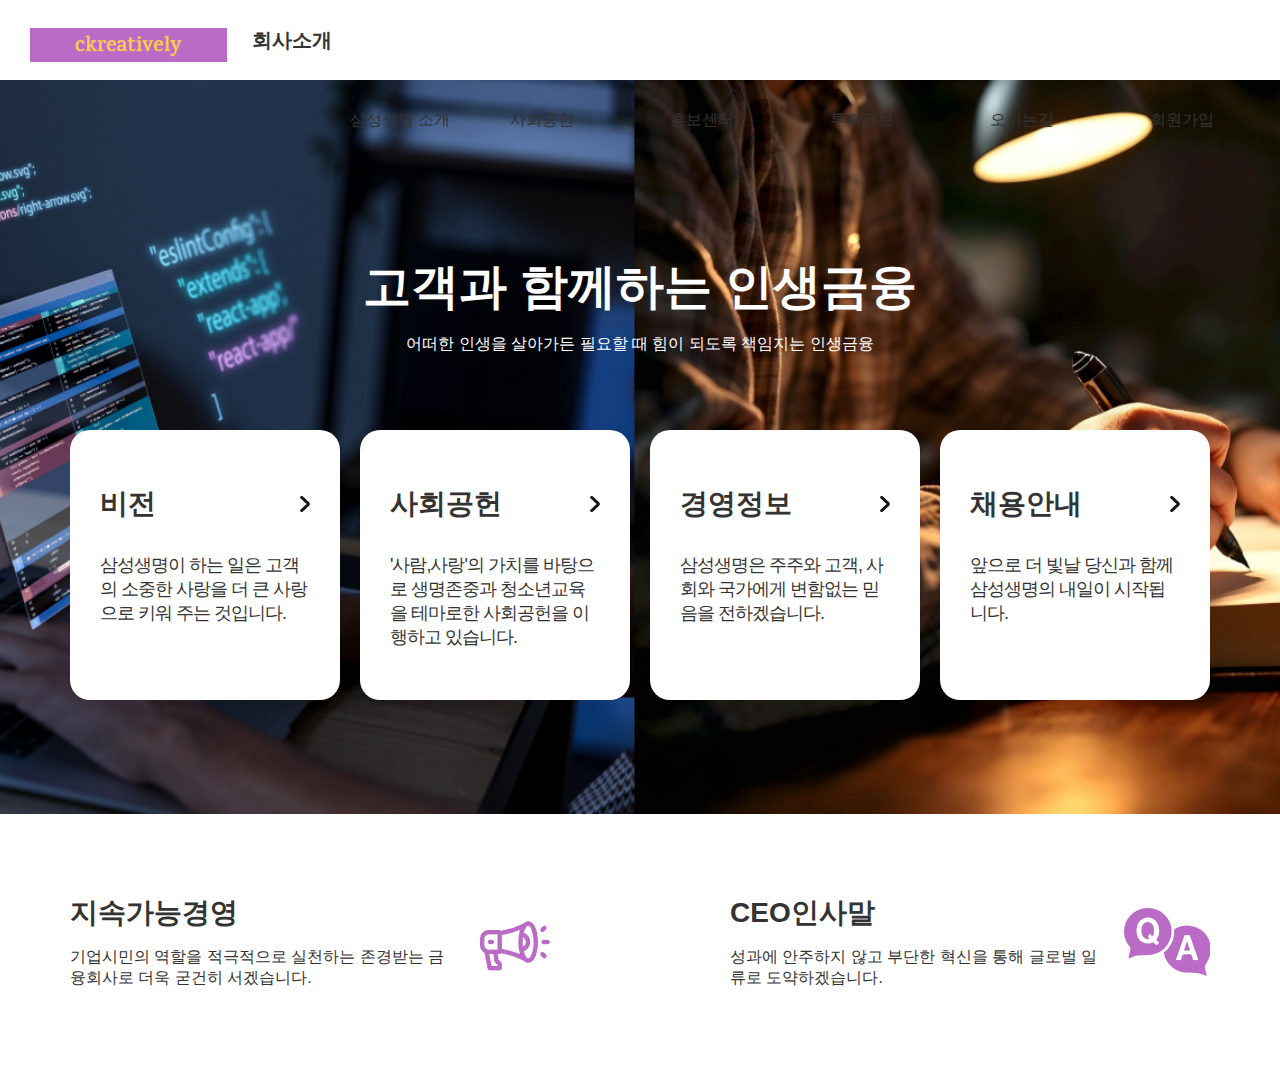
<file: ck.html>
<!DOCTYPE html>
<html lang="en">

<head>
    <meta charset="UTF-8">
    <meta name="viewport" content="width=device-width, initial-scale=1.0">
    <title>삼성생명</title>
    <link href="./css/ck.css" rel="stylesheet">
</head>

<body>
    <div class="header">
        <h1><img src="./img/index_img/logo-ckreatively.png" /></h1>
        <h2>회사소개</h2>
        <div class="menu">
            <ul class="nav">
                <li><a href="#">삼성생명 소개</a></li>
                <li><a href="#">사회공헌</a>
                    <!-- <ul class="submenu">
                        <li><a href="#">sub1-1</a></li>
                        <li><a href="#">sub1-2</a></li>
                        <li><a href="#">sub1-3</a></li>
                        <li><a href="#">sub1-4</a></li>
                    </ul> -->
                </li>
                <li><a href="#">홍보센터</a>
                    <!-- <ul class="submenu">
                        <li><a href="#">sub1-1</a></li>
                        <li><a href="#">sub1-2</a></li>
                        <li><a href="#">sub1-3</a></li>
                        <li><a href="#">sub1-4</a></li>
                    </ul> -->
                </li>
                <li><a href="#">투자정보</a>
                    <!-- <ul class="submenu">
                        <li><a href="#">sub1-1</a></li>
                        <li><a href="#">sub1-2</a></li>
                        <li><a href="#">sub1-3</a></li>
                        <li><a href="#">sub1-4</a></li>
                    </ul> -->
                </li>
                <li><a href="searchmap.html" target="_blank">오시는길</a></li>
                <li><a href="join.html" target="_blank">회원가입</a></li>
            </ul>
        </div>
    </div>
    <!-- 메인비주얼 -->
    <div class="section1">
        <b>고객과 함께하는 인생금융</b>
        <p>어떠한 인생을 살아가든 필요할 때 힘이 되도록 책임지는 인생금융</p>
        <div class="container">
            <div class="quick">
                <h3>비전</h3>
                <p>삼성생명이 하는 일은 고객의 소중한 사랑을 더 큰 사랑으로 키워 주는 것입니다.</p>
            </div>
            <div class="quick">
                <h3>사회공헌</h3>
                <p>'사람,사랑'의 가치를 바탕으로 생명존중과 청소년교육을 테마로한 사회공헌을 이행하고 있습니다.</p>
            </div>
            <div class="quick">
                <h3>경영정보</h3>
                <p>삼성생명은 주주와 고객, 사회와 국가에게 변함없는 믿음을 전하겠습니다.</p>
            </div>
            <div class="quick last"> <!-- 클래스명이 2개 -->
                <h3>채용안내</h3>
                <p>앞으로 더 빛날 당신과 함께 삼성생명의 내일이 시작됩니다.</p>
            </div>
        </div>
    </div>
    <!-- 세션2 -->
    <div class="section2">
        <div class="intro1">
            <h3>지속가능경영</h3>
            <p>기업시민의 역할을 적극적으로 실천하는 존경받는
                금융회사로 더욱 굳건히 서겠습니다.</p>
        </div>
        <div class="intro2">
            <h3>CEO인사말</h3>
            <p>성과에 안주하지 않고 부단한 혁신을 통해 글로벌
                일류로 도약하겠습니다.</p>
        </div>
    </div>
</body>

</html>
</file>
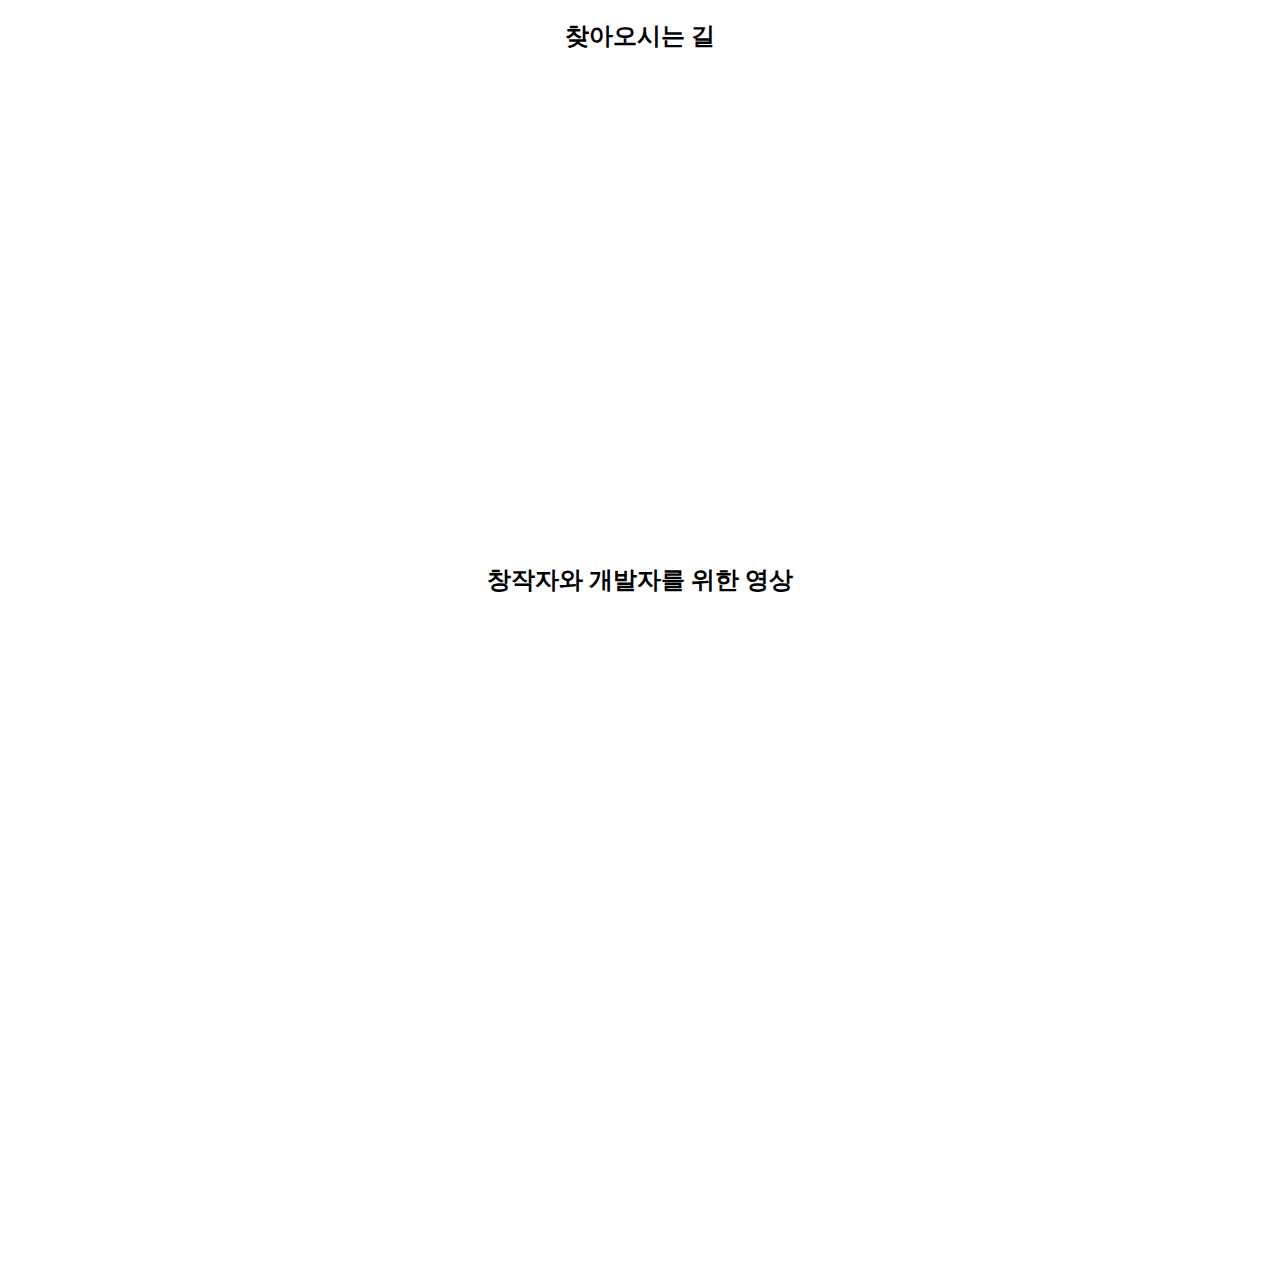
<file: map.html>
<!DOCTYPE html>
<html lang="en">
<head>
    <meta charset="UTF-8">
    <meta name="viewport" content="width=device-width, initial-scale=1.0">
    <title>Document</title>
    <link href="css/map.css" rel="stylesheet">
</head>
<body>
    <h2 align="center">찾아오시는 길</h2>
    <div class="frame" align="center" >   
        <iframe src="https://www.google.com/maps/embed?pb=!1m18!1m12!1m3!1d3232.5811490070582!2d128.5788670757968!3d35.88377997252243!2m3!1f0!2f0!3f0!3m2!1i1024!2i768!4f13.1!3m3!1m2!1s0x3565e3e31b521687%3A0x72c7209661b43dbe!2z67aB6rWs7LKt!5e0!3m2!1sko!2skr!4v1744183303253!5m2!1sko!2skr" width="600" height="450" style="border:0;" allowfullscreen="" loading="lazy" referrerpolicy="no-referrer-when-downgrade"></iframe>
    </div>
    <br/>
    <h2 align="center">창작자와 개발자를 위한 영상</h2>
    <div align="center">
        <iframe width="560" height="315" src="https://www.youtube.com/embed/V9AGvwPmnZU?si=2E9Dx5sT7oTME9iB" title="YouTube video player" frameborder="0" allow="accelerometer; autoplay; clipboard-write; encrypted-media; gyroscope; picture-in-picture; web-share" referrerpolicy="strict-origin-when-cross-origin" allowfullscreen></iframe><br/>
        <iframe width="560" height="315" src="https://www.youtube.com/embed/vGzEXcB2KXw?si=x0FtLcgNaBOg58tM" title="YouTube video player" frameborder="0" allow="accelerometer; autoplay; clipboard-write; encrypted-media; gyroscope; picture-in-picture; web-share" referrerpolicy="strict-origin-when-cross-origin" allowfullscreen></iframe>
    </div>

    <div class="section3">
       
    </div>
</body>
</html>
</file>
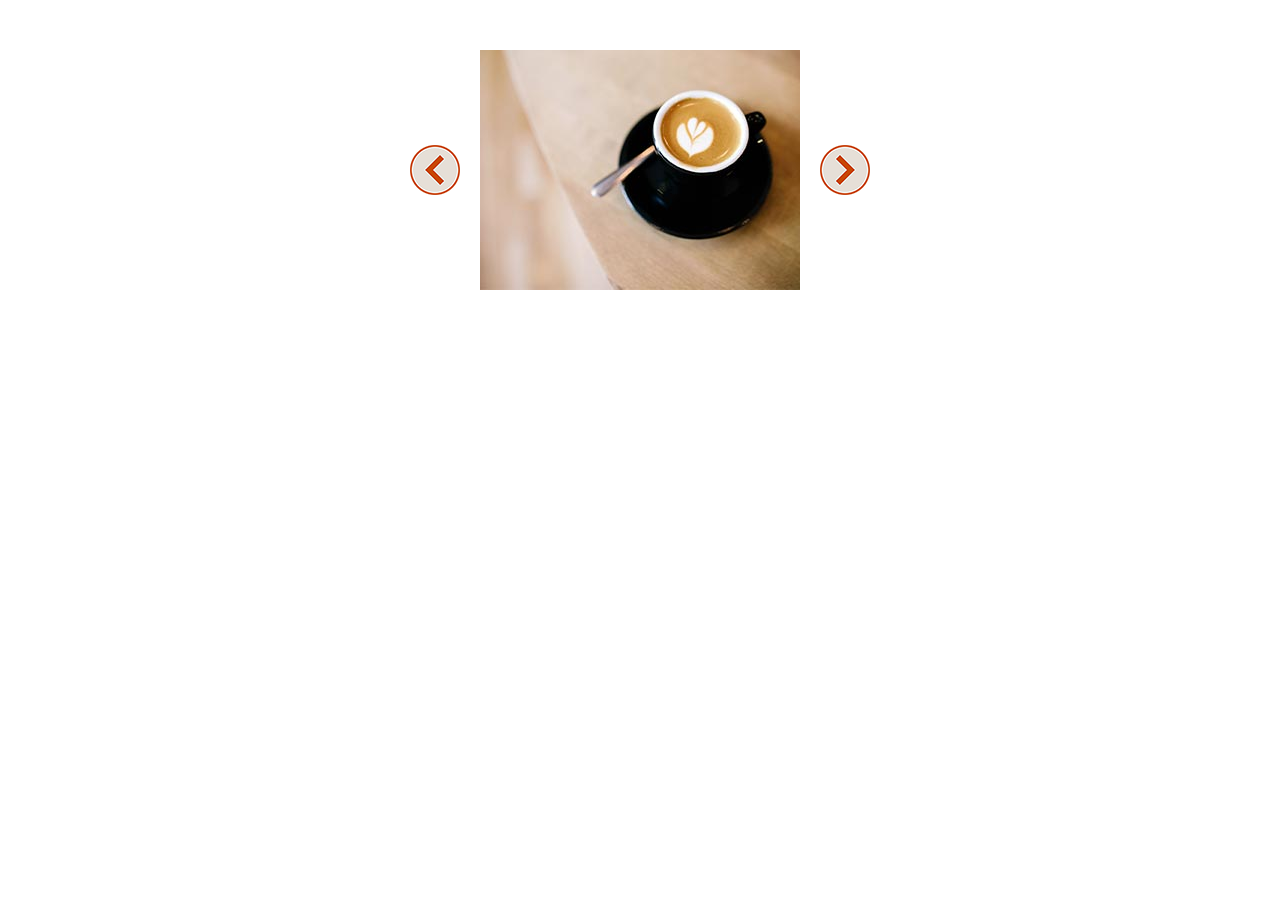
<file: onewayslide.html>
<!DOCTYPE html>
<html lang="en">
<head>
    <meta charset="UTF-8">
    <meta name="viewport" content="width=device-width, initial-scale=1.0">
    <title>Document</title>
    <style>
        *{margin: 0;padding:0; }
        ul{list-style: none;}
        #slide { width: 320px; height: 240px; margin: 50px auto; position: relative;  }
        #wrap { width: 100%; height:100% ; overflow: hidden; }
        /* #wrap ul { width: 960px;} */
        #wrap ul li {
            float: left;width: 320px; height: 240px;
        }
        #slide p {
            width: 50px; height: 50px; position: absolute; top:50%; margin-top: -25px;
        }
        #slide .prev {right:calc(100% + 20px);}
        #slide .next {left:calc(100% + 20px);}
    </style>
    <script src="https://code.jquery.com/jquery-3.5.1.min.js"></script> 
    <script src="js/onewayslide-js/onewayslide.js"></script>       
</head>
<body>
    <div id="slide">
        <div id="wrap">
            <ul>
                <li><img src="img/onewayslide-img/food1.jpg" alt=""></li>
                <li><img src="img/onewayslide-img/food2.jpg" alt=""></li>
                <li><img src="img/onewayslide-img/food3.jpg" alt=""></li>
            </ul>
        </div>
        <p class="prev"><img src="img/onewayslide-img/btn_prev.png" alt="이전으로"/></p>
        <p class="next"><img src="img/onewayslide-img/btn_next.png" alt="다음으로"/></p>
    </div>
</body>
</html>
</file>
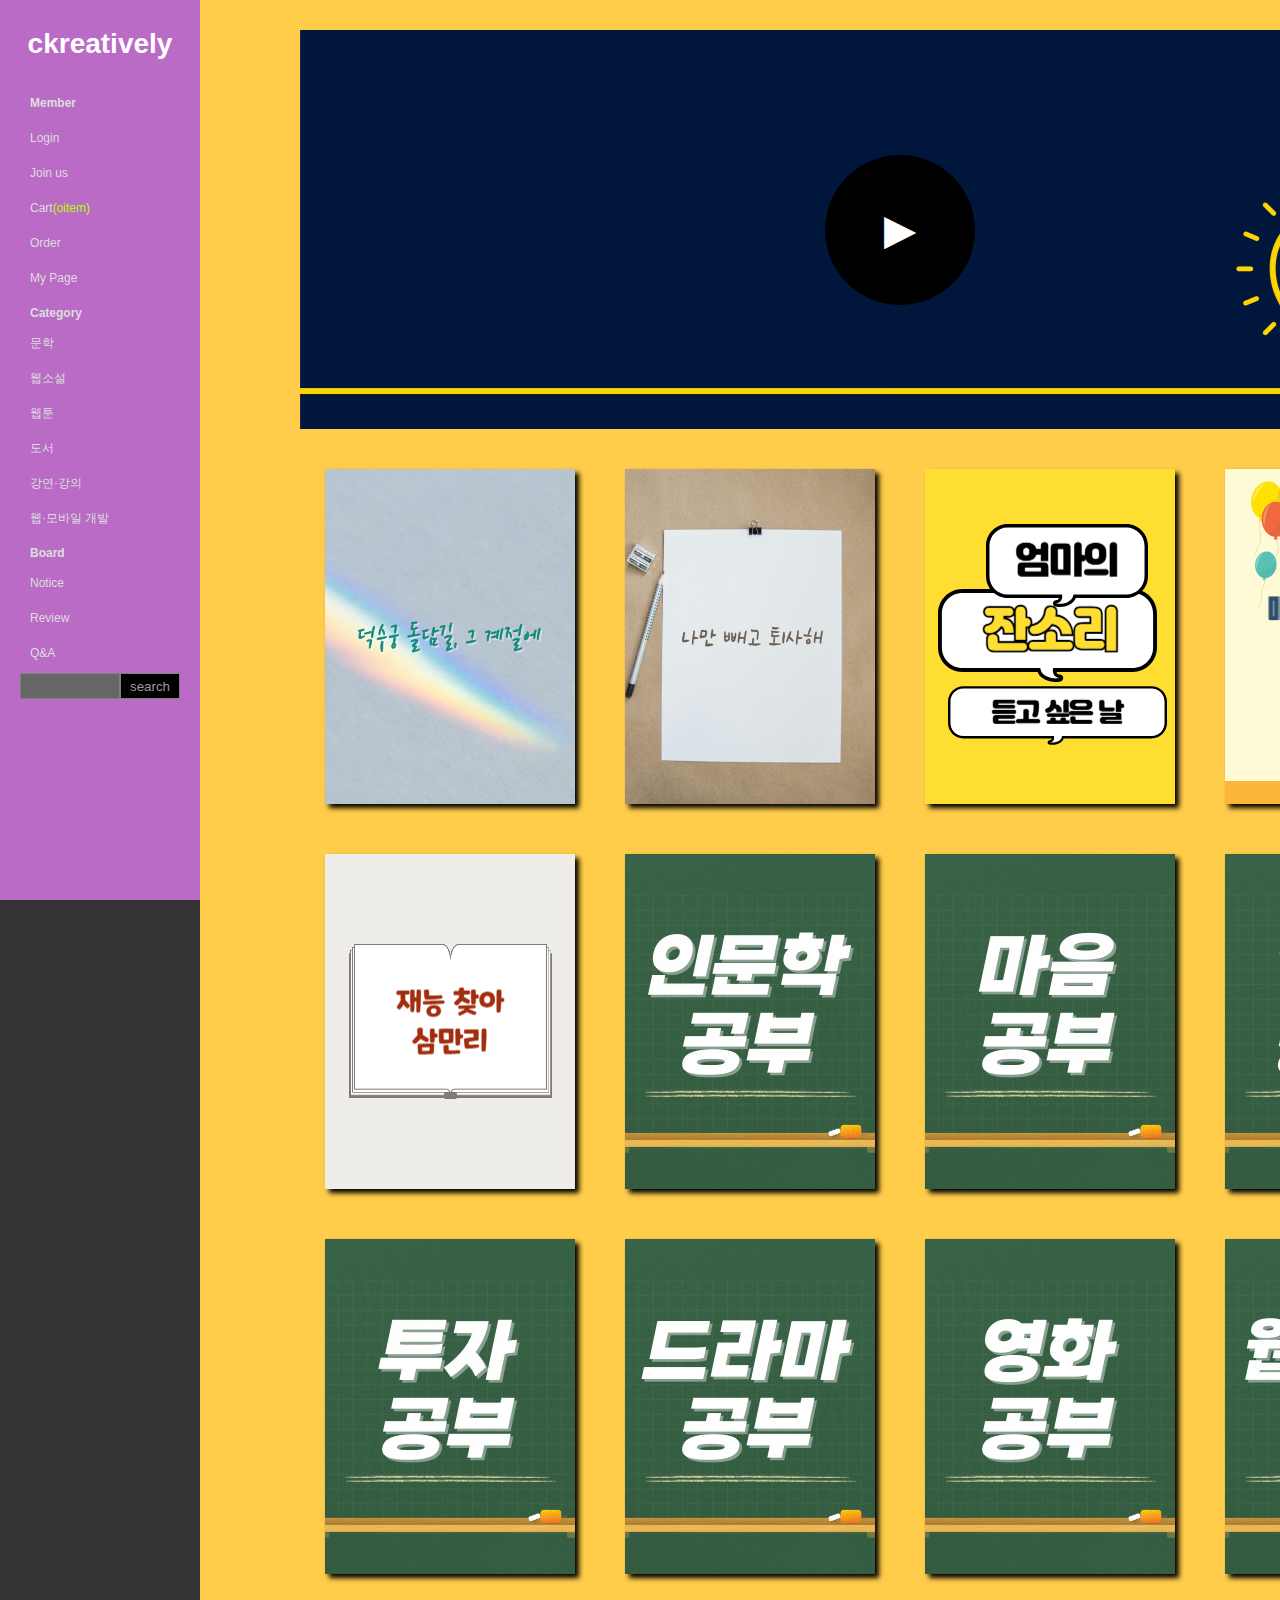
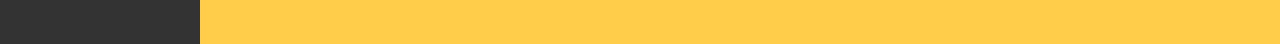
<file: portfolio.html>
<!DOCTYPE html>
<html lang="en">
<head>
    <meta charset="UTF-8">
    <meta name="viewport" content="width=device-width, initial-scale=1.0">
    <title>Document</title>
    <link href="./css/portfolio.css" rel="stylesheet">
</head>
<body>
    <div id="wrap">
        <div id="header">
            <h1>ckreatively</h1>
            <div class="nav">
                <ul>
                <li><a href="#" class="title">Member</a></li>
                <ul>
                    <li><a href="#">Login</a></li>
                    <li><a href="#">Join us</a></li>
                    <li><a href="#">Cart<span>(oitem)</span></a></li>
                    <li><a href="#">Order</a></li>
                    <li><a href="#">My Page</a></li>
                </ul>
            </li>
            <li><a href="#" class="title">Category</a>
                <ul>
                    <li><a href="#">문학</a></li>
                    <li><a href="#">웹소설</a></li>
                    <li><a href="#">웹툰</a></li>
                    <li><a href="#">도서</a></li>
                    <li><a href="#">강연·강의</a></li>
                    <li><a href="#">웹·모바일 개발</a></li>
                </ul>
            </li>
            <li><a href="#" class="title">Board</a>
                <ul>
                    <li><a href="#">Notice</a></li>
                    <li><a href="#">Review</a></li>
                    <li><a href="#">Q&A</a></li>
                </ul>
            </li>
        </ul>
    </div>
    <div class="search_area">
        <form>
            <label for="search" class="blind">검색</label>
            <input type="search" id="search"/>
            <label for="searchBtn" class="blind">검색버튼</label>
            <input type="submit" value="search" id="searchBtn"/>
        </form>
    </div>
</div>
<div id="contents">
    <div class="main_visual">
        <img src="img/portfolio-img/main_pic.jpg" alt=""/>
        <button>▶</button>
    </div>
    <div class="product">
        <ul>
            <li><a href="https://blog.naver.com/dramaplayerj/223284259827"><img src="./img/portfolio-img/bn1.jpg" alt=""/></a></li>
            <li><a href="https://blog.naver.com/dramaplayerj/223375526955"><img src="./img/portfolio-img/bn2.jpg" alt=""/></a></li>
            <li><a href="https://blog.naver.com/dramaplayerj/223250226772"><img src="./img/portfolio-img/bn3.jpg" alt=""/></a></li>
            <li><a href="https://blog.naver.com/dramaplayerj/223836861205"><img src="./img/portfolio-img/bn4.jpg" alt=""/></a></li>
            <li><a href="https://blog.naver.com/dramaplayerj/223843370075"><img src="./img/portfolio-img/bn5.jpg" alt=""/></a></li>
            <li><a href="https://blog.naver.com/dramaplayerj/222871009969"><img src="./img/portfolio-img/bn6.jpg" alt=""/></a></li>
            <li><a href="https://blog.naver.com/dramaplayerj/223143084899"><img src="./img/portfolio-img/bn7.jpg" alt=""/></a></li>
            <li><a href="https://blog.naver.com/dramaplayerj/223277470275"><img src="./img/portfolio-img/bn8.jpg" alt=""/></a></li>
            <li><a href="https://blog.naver.com/dramaplayerj/223277470275"><img src="./img/portfolio-img/bn9.jpg" alt=""/></a></li>
            <li><a href="https://blog.naver.com/dramaplayerj/222646368515"><img src="./img/portfolio-img/bn10.jpg" alt=""/></a></li>
            <li><a href="https://blog.naver.com/dramaplayerj/222725901650"><img src="./img/portfolio-img/bn11.jpg" alt=""/></a></li>
            <li><a href="#"><img src="./img/portfolio-img/bn12.jpg" alt=""/></a></li>
        </ul>
    </div>
</div>

</body>
</html>
</file>
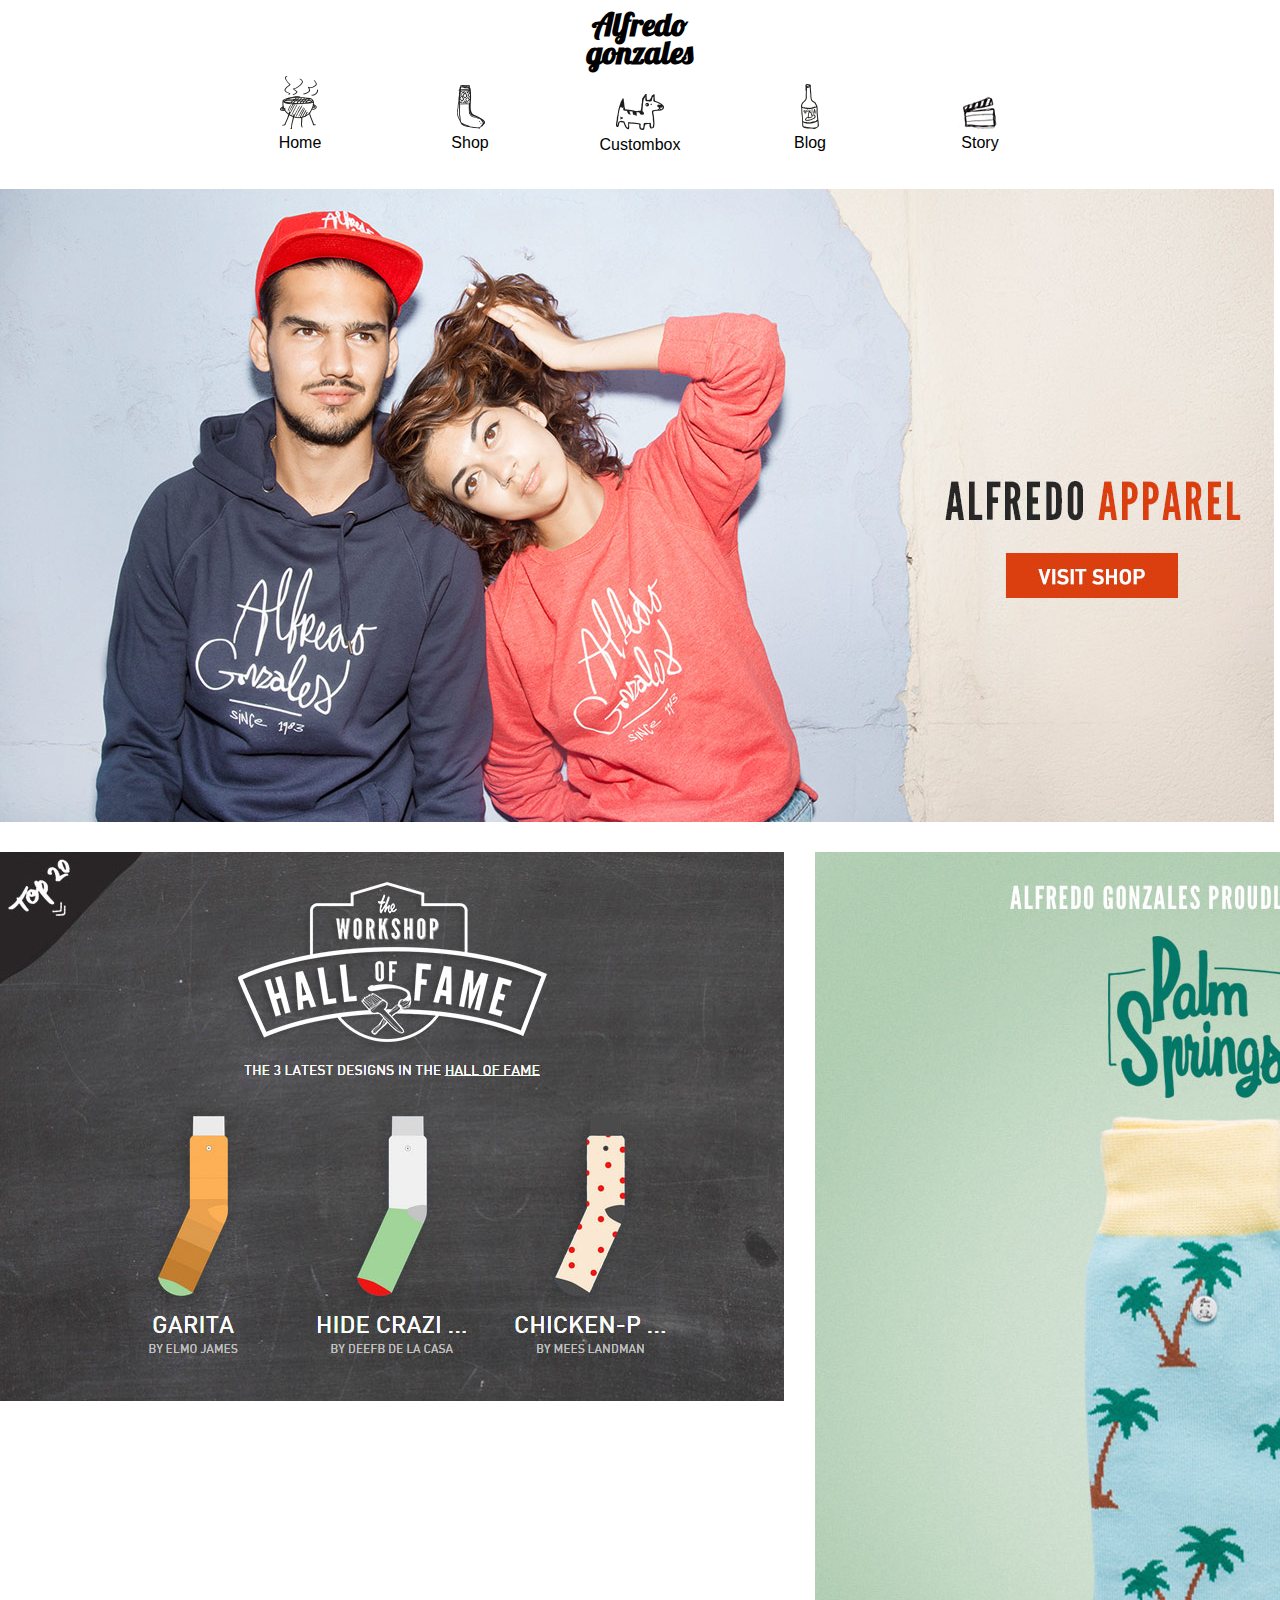
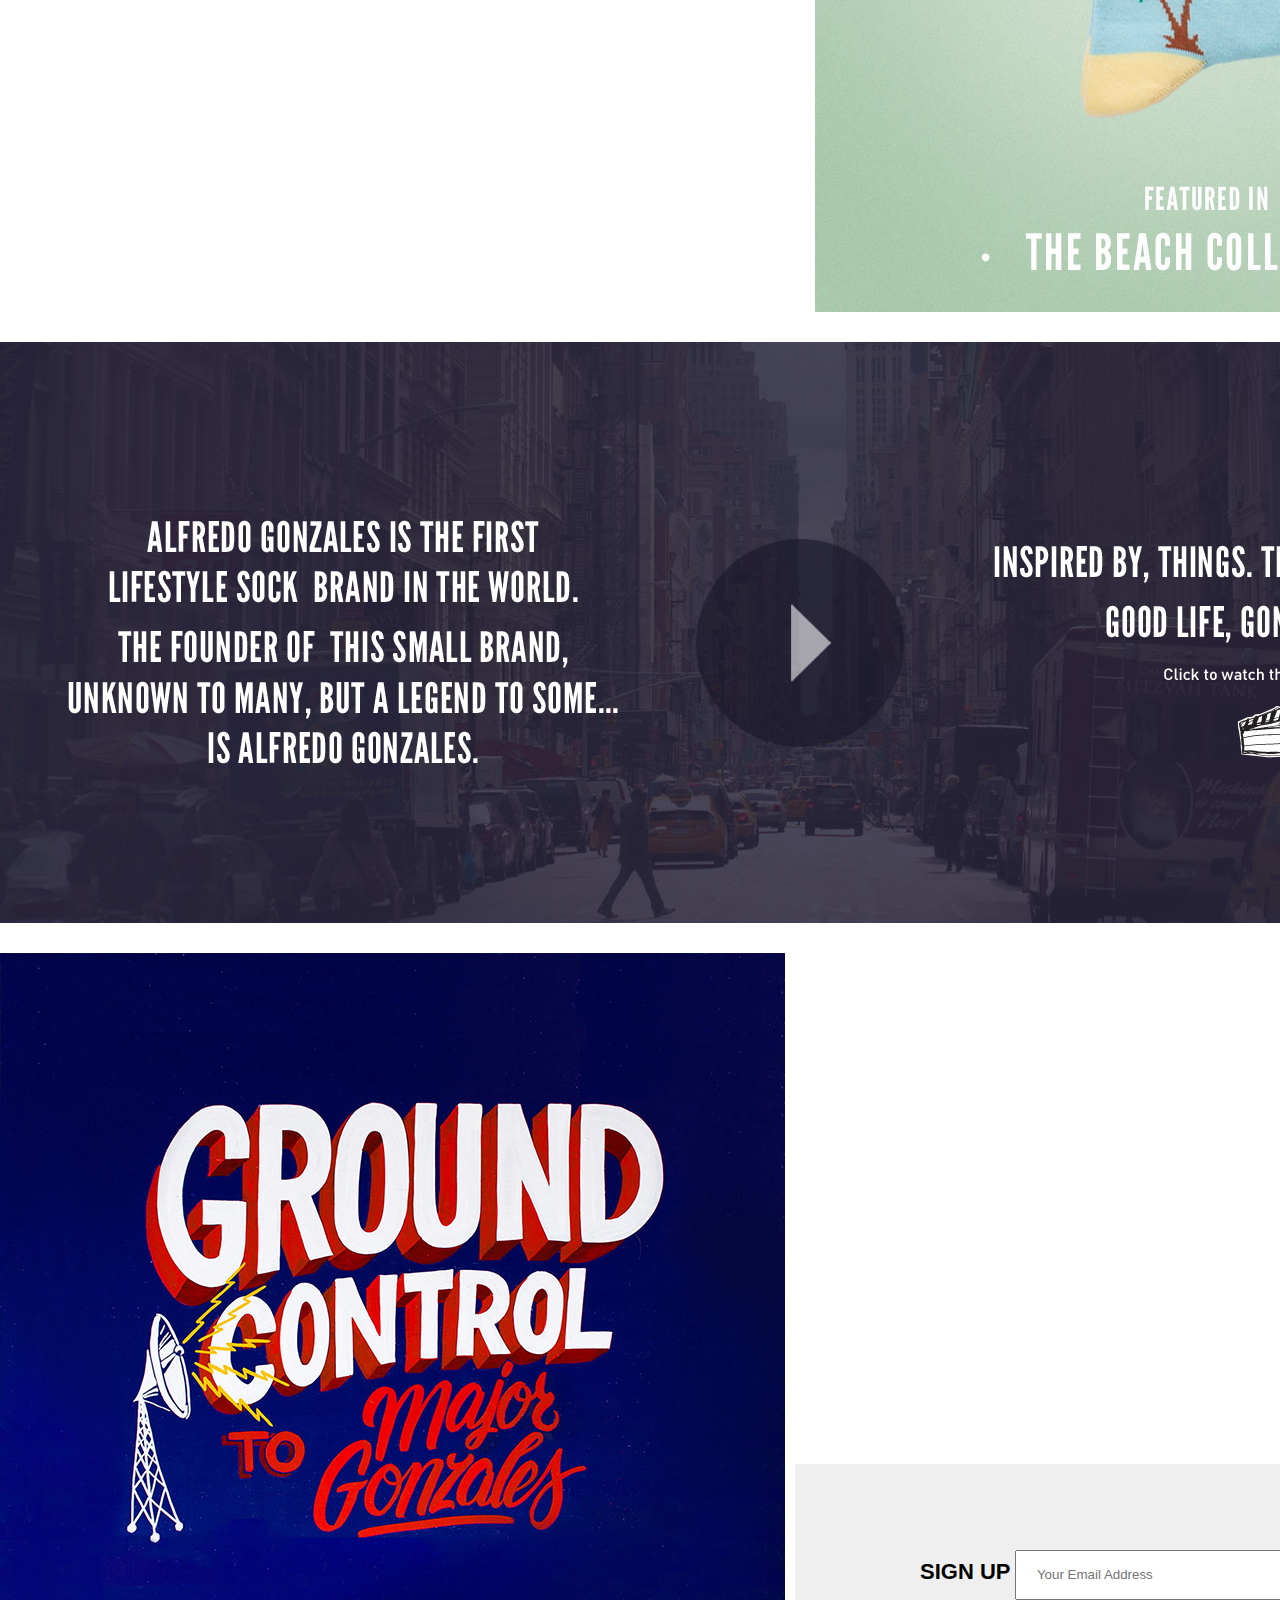
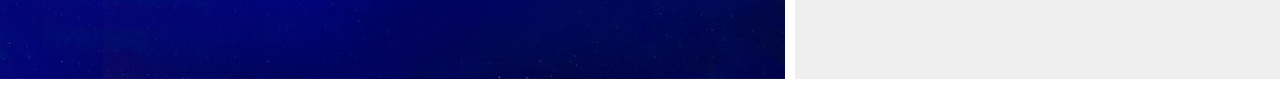
<file: prcenter.html>
<!DOCTYPE html>
<html lang="en">

<head>
    <meta charset="UTF-8">
    <meta name="viewport" content="width=device-width, initial-scale=1.0">
    <title>웹페이지레이아웃2</title>
    <link href="./css/prcenter.css" rel="stylesheet" />
</head>

<body>
    <!-- 헤더 -->
    <h1 class="logo">
        <a href="">Alfredo<br/>gonzales</a>
    </h1>
    <div class="nav">
        <ul>
            <li><a href="#"><img src="./img/prcenter-img/menu01.png" alt="">Home</a></li>
            <li><a href="#"><img src="./img/prcenter-img/menu02.png" alt="">Shop</a></li>
            <li><a href="#"><img src="./img/prcenter-img/menu03.png" alt="">Custombox</a></li>
            <li><a href="#"><img src="./img/prcenter-img/menu04.png" alt="">Blog</a></li>
            <li><a href="#"><img src="./img/prcenter-img/menu05.png" alt="">Story</a></li>
        </ul>
    </div>
    <!-- 메인 -->
    <div class="mainBox container">   <!-- 클래스명을 2개준다 -->
        <img src="./img/prcenter-img/header01.jpg" alt="" />  <!-- 왼쪽 -->
        <div class="right">                         <!-- 오른쪽에는 이미지1개, 배너2개 -->
            <img src="./img/prcenter-img/side01.jpg" alt="" />      <!-- 오른쪽의 이미지1개-->
            <div class="banner">                        <!-- 오른쪽의 배너 2개 -->
                <p>Design Your Own Sock</p>
                <p>The Work Shop</p>
            </div>
            <div class="banner">
                <p>Self Service</p>
                <p>Online Store</p>
            </div>
        </div>
    </div>
    <!-- 제품박스1 -->
    <div class="pro01 container">
        <div class="left">                          <!-- 왼쪽에는 이미지1개, 유튜브1개 -->
            <img src="./img/prcenter-img/banner_01.jpg" alt="" />      
            <div>
                <!--<iframe width="784" height="511" src="https://www.youtube.com/embed/rcLl0A-lXIc"></iframe><!-->
                <iframe width="784" height="511" src="https://www.youtube.com/embed/JEzBDk0E9Rw?si=7d9LU1FWbXZyuz6U" title="YouTube video player" frameborder="0" allow="accelerometer; autoplay; clipboard-write; encrypted-media; gyroscope; picture-in-picture; web-share" referrerpolicy="strict-origin-when-cross-origin" allowfullscreen></iframe>                
            </div>
        </div>
        <img src="./img/prcenter-img/banner_02.jpg" alt="" />        <!-- 오른쪽 이미지1개 -->
    </div>
    <!-- 제품박스2 -->
    <div class="pro02 container">                        <!-- 이미지3개 -->
        <!--<img src="./img/prcenter-img/banner_03.jpg" alt="" />-->
        <!--<img src="./img/prcenter-img/banner_04.jpg" alt="" />-->
        <img src="./img/prcenter-img/video.jpg" alt="" />
    </div>
    <!-- 제품박스3 -->
    <div class="pro03 container">
        <img src="./img/prcenter-img/banner_05.jpg" alt="" />        <!-- 왼쪽 이미지 1개 -->
        <div class="right">                       <!--  오른쪽 유튜브1개, form태그 1개 -->
            <div>                                  
                <!--<iframe width="805" height="511" src="https://www.youtube.com/embed/3MteSlpxCpo"></iframe><!-->
                <iframe width="805" height="511" src="https://www.youtube.com/embed/nNdK6foInCc?si=hf4qao13Wd1IQSGI" title="YouTube video player" frameborder="0" allow="accelerometer; autoplay; clipboard-write; encrypted-media; gyroscope; picture-in-picture; web-share" referrerpolicy="strict-origin-when-cross-origin" allowfullscreen></iframe>               
                
            </div>
            <div class="sendBox">
                <form>
                    <label for="user_email">SIGN UP</label> <input type="text" id="user_email" placeholder="Your Email Address"/><input type="submit" value="SEND"/>
                </form>
            </div>
        </div>
    </div>
</body>

</html>
</file>
<file: css/ck.css>
@charset "utf-8";

* {
    margin: 0;
    padding: 0;

}

ul {
    list-style: none;
}

a {
    text-decoration: none;
    color: inherit;

    /* inherit 부모속성 적용 */

}


body {
    font-size: 16px;
    font-family: "나눔고딕", "Nanum gothic", sans-serif;
    color: #333;
}


/* 헤더 */

.header {
    width: 100%;
    height: 80px;
    margin: 0 auto;
    padding-left: 30px;
    /* background-color: #ddd;  */

}

.header h1 {
    float: left;
    padding-top: 28px;
    /* 90-34(이미지높이)=56/2=28 */
    margin-right: 25px;

}

.header h2 {
    float: left;
    line-height: 80px;
    font-size: 20px;
}

.header .menu {
    float: right;
    width: 1000px;
}


.header .menu li {
    float: left;
    margin-left: 40px;
    line-height: 80px;

    /* submenu 있을때 추가 */
    width: 120px;

}


.header .menu li a:hover {
    color: blue;
}


/* 메인비주얼 */

.section1 {
    padding-top: 80px;
    height: 654px;

    /* background-image: url(./img/pc-cover-main.jpg);
background-repeat: no-repeat;
background-position: center top; */
    background: url(../img/index_img/main.png) no-repeat center top;
    background-size: cover;
    /* 박스를 꽉채운다 이미지가 잘린다 */
}

.section1 b {
    display: block;
    padding: 95px 0 15px;
    color: #fff;
    text-align: center;
    font-size: 3em;
}


.section1>p {
    color: #fff;
    text-align: center;
    padding-bottom: 75px;
}


.section1 .container {
    width: 1140px;
    margin: 0 auto;
    overflow: hidden;
}


.section1 .container .quick {
    float: left;
    width: 270px;
    height: 270px;
    background-color: white;
    margin-right: 20px;
    border-radius: 20px;
}


.section1 .container .last {
    margin-right: 0px;
}

.section1 .quick h3 {
    margin: 55px 30px 30px 30px;
    font-size: 28px;
    background: url(../img/index_img/arrow.jpg) no-repeat right;
    /* 주의: 앞에 background-repeat , background-position 등 주석처리할것 */
}


.section1 .quick p {
    margin: 0 30px;
    font-size: 18px;
    letter-spacing: -1px;
}


/* 섹션2 */

.section2 {
    width: 1140px;
    margin: 0 auto;
}


.section2>div {
    float: left;
    width: 480px;
    padding: 80px 0;
    box-sizing: border-box;
    background-repeat: no-repeat;
    background-position: right;
}


.section2 p {
    padding-right: 100px;
}

.section2 h3 {
    font-size: 28px;
    padding-bottom: 15px;
}


.section2 .intro1 {
    background-image: url(../img/index_img/ck-icon1.png);
    margin-right: 180px;
}


.section2 .intro2 {
    background-image: url(../img/index_img/ck-icon2.png);
}
</file>
<file: css/map.css>
@charset  "utf-8";

h2{
    text-align: center;
}

iframe{
    text-align: center;
}


.section3{
    text-align: center;
}
</file>
<file: css/portfolio.css>
@charset "utf-8";
@import url('https://fonts.googleapis.com/css2?family=42dot+Sans:wght@300..800&family=East+Sea+Dokdo&family=Gamja+Flower&display=swap');
*{
    margin: 0;
    padding: 0;
}

ul, li{
    list-style: none;
}

a{
    text-decoration: none;
    color: inherit;
}

img{
    border: 0;
    vertical-align: top;
}

.blind{
    position: absolute;
    left: -9990em;
}

body{
    font-size: 14px;
    font-family: Verdana, sans-serif;
    line-height: 2em;
    background-color: #333;
}

#wrap{
    width: 1600px;
    margin: auto;
    overflow: hidden;
}

#header{
    width: 200px;
    height: 100%;
    position: fixed;
    background-color: #B96BC6;
    color: #fff;
}

#header > h1{
    font-family: '42dot+Sans', sans-serif;
    text-align: center;
    padding: 30px 0;   
   
}

.nav li{
    line-height: 30px;
    margin-bottom: 5px;     
    text-indent: 30px;     
}

.nav li a{
    display: block;
    color: #ddd;
    font-size: 12px;    
              
}
/*
.nav>title {
    font-weight: 900;
    font-size: 2em;
    color:red;
}
*/
.nav li a span{
    color: #b6ff00;
}

.search_area{
    width: 160px;
    margin: 0 auto;
}

.title{
    font-weight: 600;
    font-size: 36px;
    color: #000;
}

.search_area input[type="search"]{
    display: block;
    width: 100px;
    height: 26px;
    float: left;
    background-color: #666;
    border: 1px solid gray;
    color: #fff;
    padding-left: 8px;
    box-sizing: border-box;
}

.search_area input[type="submit"]{
    display: block;
    width: 60px;
    height: 26px;
    float: left;
    background-color: #000;
    border: 1px solid gray;
    color: #999;
    cursor: pointer;
}

#contents{
    width: 1400px; margin-left: 200px;
    background-color: #ffcd4a;
    overflow: hidden;
}

.main_visual{
    width: 1200px; height: 399px;
    margin: 30px auto;
    position: relative;
}

.main_visual button{
    width: 150px; height: 150px;
    position: absolute;
    /* top:50%; 
    left:50%
    margin-top:-75px;
    margin-left:-75px;
    */
    top: calc(50% - 75px);
    left: calc(50% - 75px);
    border-radius: 50%;
    border: 0;
    background-color: #000;
    color: #fff;
    font-size: 3em; /*body에서 14pt 3배임*/
    cursor: pointer;
}

.product{
    width: 1200px;
    margin: 30px auto;
    overflow: hidden;
}

.product li{
    float: left;
    width: 250px;
    height: 355px;
    margin: 10px 25px 20px;
}

.product li a{
    display: block;
    box-shadow: 4px 4px 5px rgba(0, 0, 0, 2);
    -webkit-box-shadow: 4px 4px 5px rgba(0, 0, 0, 2);
    -moz-box-shadow: 4px 4px 5px rgba(0, 0, 0, 2);
    -o-box-shadow: 4px 4px 5px rgba(0, 0, 0, 2);
    -ms-box-shadow: 4px 4px 5px rgba(0, 0, 0, 2);
}
</file>
<file: css/prcenter.css>
@charset "utf-8";
@import url('https://fonts.googleapis.com/css2?family=Lobster&display=swap');

* {
    margin: 0; padding: 0;
}

ul, li {
    list-style: none;
}

a{
    text-decoration: none;
    color: inherit;
}

img {
    border: 0;
    vertical-align: top;
}

iframe {
    border: 0;
    vertical-align: top;
}

body {
    font-family: Arial, sans-serif;
    line-height: 28px;
}

.logo {
    margin: 10px 0;
    text-align: center;
    font-family: 'Lobster', cursive;
}

.nav {
    width: 850px;
    margin:0 auto;
    overflow: hidden;
}

.nav li {
    float: left;
    width: 130px;
    margin:0 20px;
    text-align: center;
    /* background-color: red; */
}

.nav li img {
    display: block;
    margin:0 auto;
}

.nav li a:hover {
    border-bottom:2px solid red;
}
/* 공통 */
.container {
    width: 1600px;
    margin: 30px auto;
    overflow: hidden;
}
/* 메인 */
.mainBox > img {
    float:left;
}
.mainBox .right {
    width: 316px;
    float: right;
}

.mainBox .banner {
    width: 316px;height: 160px;
    margin-top:10px;
    border:4px solid;
    box-sizing: border-box;
    text-align: center;
}

.mainBox .banner p:first-child {
    height: 46px;
    background-color: #ae09c7;
    color:white;
    margin:20px 0;
    line-height: 46px;
    text-transform: uppercase;
    font-size:18px;
    font-weight: 900;

}

.mainBox .banner p:nth-child(2){
    font-size:28px;
    font-weight: 900;
    letter-spacing: -2px;
}

/* 제품박스1 */
.pro01 .left {
    float:left;
    width: 784px;
}

.pro01 > img {
    float:right;
}

/* 제품박스3 */
.pro03 >  img {
    float:left;
}

.pro03 .right {
    float:right;
    width: 805px;
}

.pro03 .sendBox{
    height: 215px;
    background-color: #efefef;
    text-align: center;
    line-height: 215px;
}

.pro03 .sendBox label{
    font-size: 22px;
    font-weight: 700;
    text-transform: uppercase;
}

.pro03 .sendBox input[type="text"]{
    width: 380px;
    height: 50px;
    padding-left: 20px;
    box-sizing: border-box;
}

.pro03 .sendBox input[type="submit"]{
    width: 80px;
    height: 50px;
    border: 0;
    background-color: #333;
    color: #fff;
}
</file>
